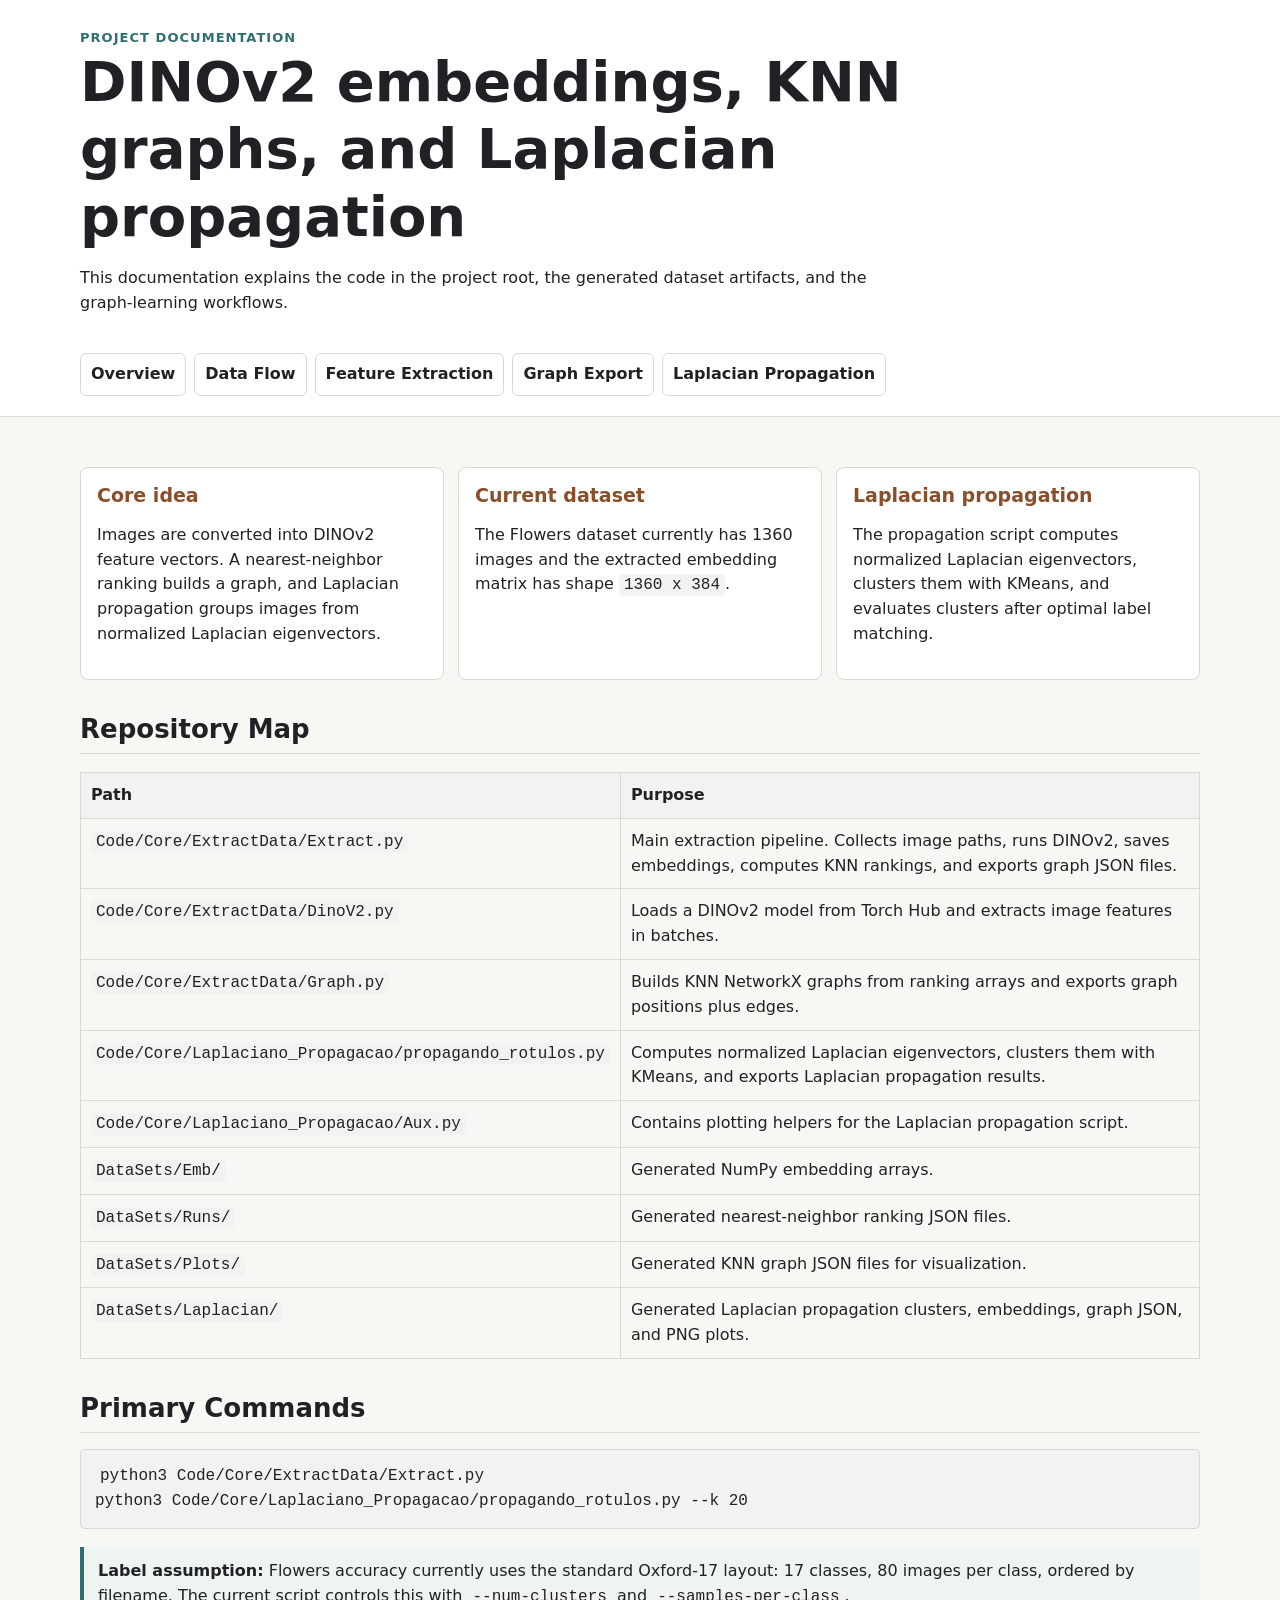
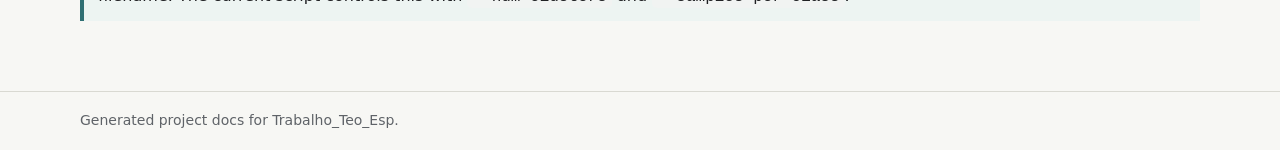
<file: Docs/index.html>
<!doctype html>
<html lang="en">
<head>
  <meta charset="utf-8">
  <meta name="viewport" content="width=device-width, initial-scale=1">
  <title>USP Graph Learning Project Documentation</title>
  <link rel="stylesheet" href="styles.css">
</head>
<body>
  <header>
    <div class="wrap top">
      <div class="eyebrow">Project documentation</div>
      <h1>DINOv2 embeddings, KNN graphs, and Laplacian propagation</h1>
      <p>This documentation explains the code in the project root, the generated dataset artifacts, and the graph-learning workflows.</p>
    </div>
    <div class="wrap">
      <nav>
        <a href="index.html">Overview</a>
        <a href="data-flow.html">Data Flow</a>
        <a href="extract-data.html">Feature Extraction</a>
        <a href="graph-export.html">Graph Export</a>
        <a href="spectral.html">Laplacian Propagation</a>
      </nav>
    </div>
  </header>

  <main class="wrap">
    <section class="grid">
      <article class="card">
        <h3>Core idea</h3>
        <p>Images are converted into DINOv2 feature vectors. A nearest-neighbor ranking builds a graph, and Laplacian propagation groups images from normalized Laplacian eigenvectors.</p>
      </article>
      <article class="card">
        <h3>Current dataset</h3>
        <p>The Flowers dataset currently has 1360 images and the extracted embedding matrix has shape <code>1360 x 384</code>.</p>
      </article>
      <article class="card">
        <h3>Laplacian propagation</h3>
        <p>The propagation script computes normalized Laplacian eigenvectors, clusters them with KMeans, and evaluates clusters after optimal label matching.</p>
      </article>
    </section>

    <h2>Repository Map</h2>
    <table>
      <thead>
        <tr><th>Path</th><th>Purpose</th></tr>
      </thead>
      <tbody>
        <tr><td><code>Code/Core/ExtractData/Extract.py</code></td><td>Main extraction pipeline. Collects image paths, runs DINOv2, saves embeddings, computes KNN rankings, and exports graph JSON files.</td></tr>
        <tr><td><code>Code/Core/ExtractData/DinoV2.py</code></td><td>Loads a DINOv2 model from Torch Hub and extracts image features in batches.</td></tr>
        <tr><td><code>Code/Core/ExtractData/Graph.py</code></td><td>Builds KNN NetworkX graphs from ranking arrays and exports graph positions plus edges.</td></tr>
        <tr><td><code>Code/Core/Laplaciano_Propagacao/propagando_rotulos.py</code></td><td>Computes normalized Laplacian eigenvectors, clusters them with KMeans, and exports Laplacian propagation results.</td></tr>
        <tr><td><code>Code/Core/Laplaciano_Propagacao/Aux.py</code></td><td>Contains plotting helpers for the Laplacian propagation script.</td></tr>
        <tr><td><code>DataSets/Emb/</code></td><td>Generated NumPy embedding arrays.</td></tr>
        <tr><td><code>DataSets/Runs/</code></td><td>Generated nearest-neighbor ranking JSON files.</td></tr>
        <tr><td><code>DataSets/Plots/</code></td><td>Generated KNN graph JSON files for visualization.</td></tr>
        <tr><td><code>DataSets/Laplacian/</code></td><td>Generated Laplacian propagation clusters, embeddings, graph JSON, and PNG plots.</td></tr>
      </tbody>
    </table>

    <h2>Primary Commands</h2>
    <pre><code>python3 Code/Core/ExtractData/Extract.py
python3 Code/Core/Laplaciano_Propagacao/propagando_rotulos.py --k 20</code></pre>

    <div class="note">
      <strong>Label assumption:</strong> Flowers accuracy currently uses the standard Oxford-17 layout: 17 classes, 80 images per class, ordered by filename. The current script controls this with <code>--num-clusters</code> and <code>--samples-per-class</code>.
    </div>
  </main>

  <footer class="footer">
    <div class="wrap">Generated project docs for Trabalho_Teo_Esp.</div>
  </footer>
</body>
</html>
</file>
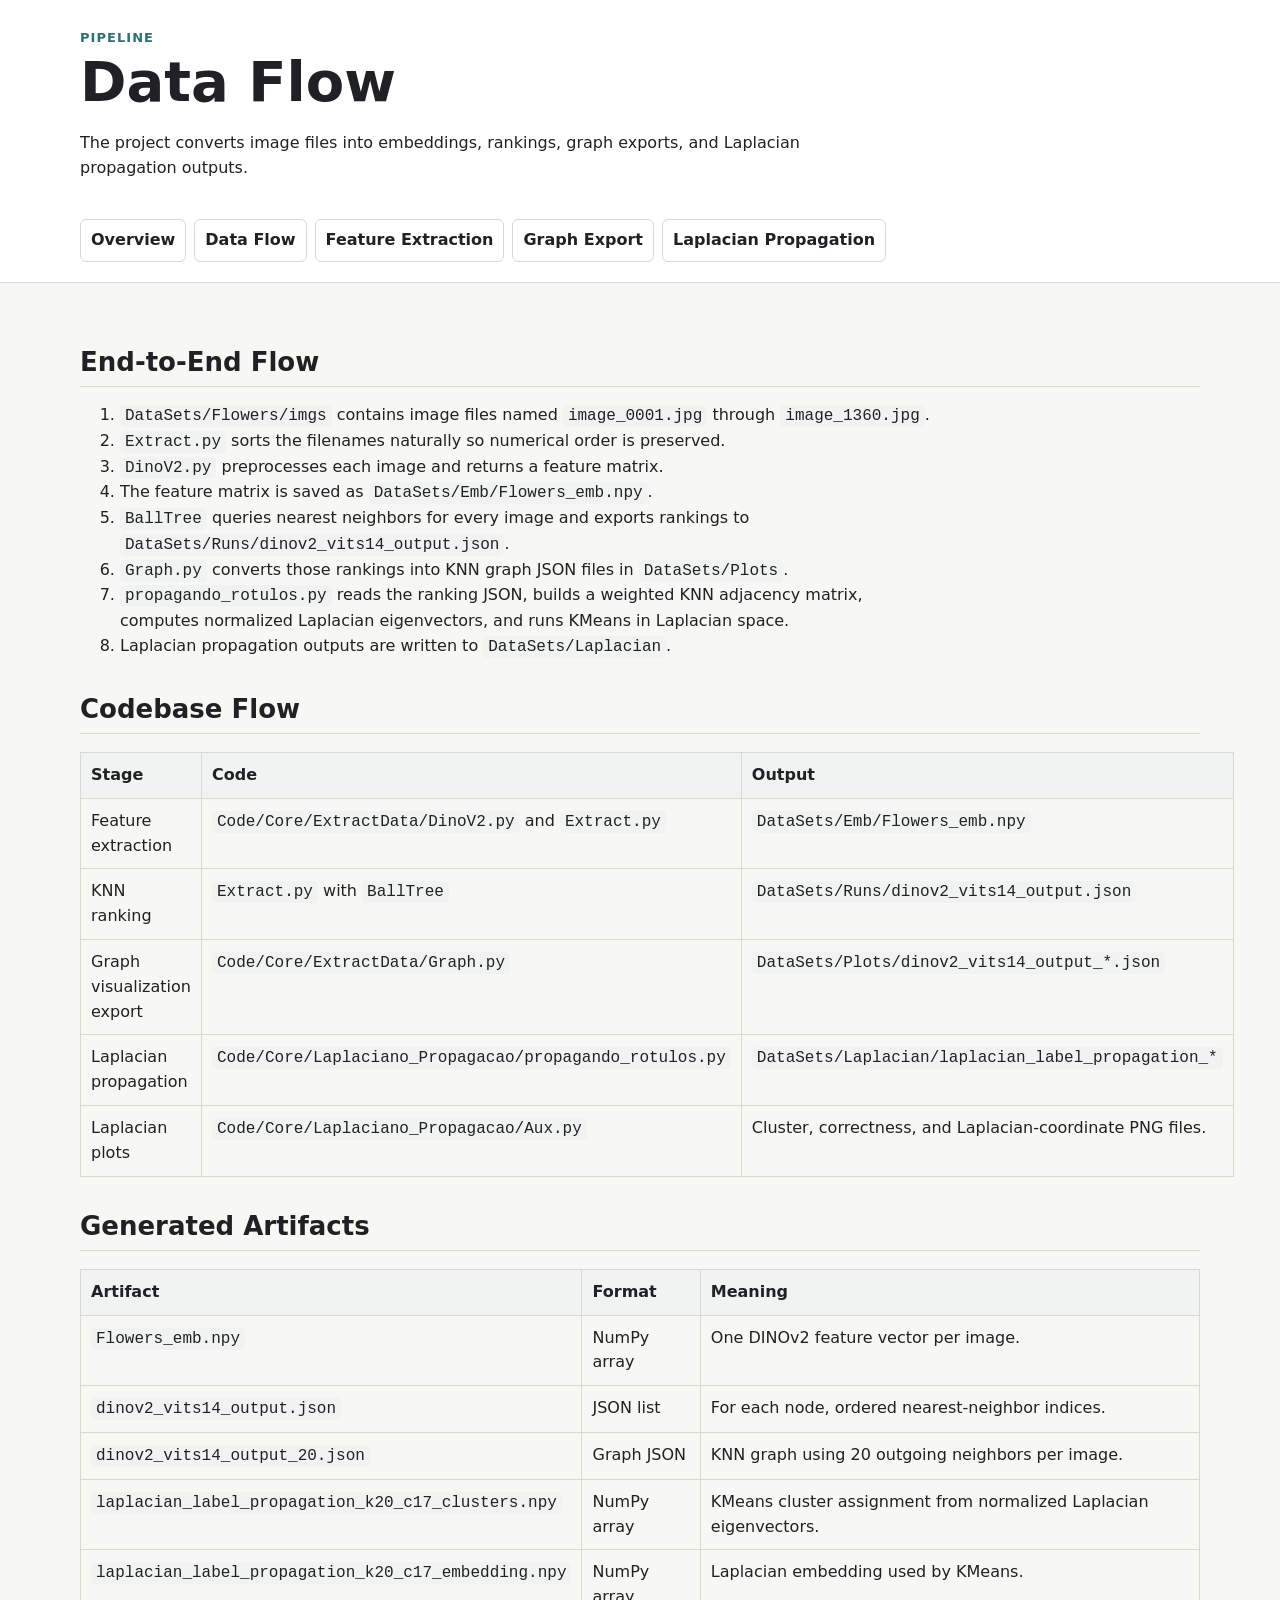
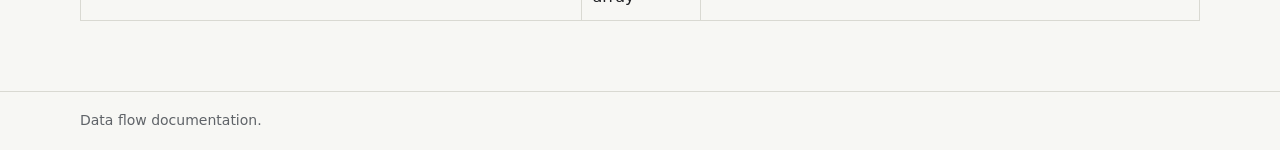
<file: Docs/data-flow.html>
<!doctype html>
<html lang="en">
<head>
  <meta charset="utf-8">
  <meta name="viewport" content="width=device-width, initial-scale=1">
  <title>Data Flow</title>
  <link rel="stylesheet" href="styles.css">
</head>
<body>
  <header>
    <div class="wrap top">
      <div class="eyebrow">Pipeline</div>
      <h1>Data Flow</h1>
      <p>The project converts image files into embeddings, rankings, graph exports, and Laplacian propagation outputs.</p>
    </div>
    <div class="wrap">
      <nav>
        <a href="index.html">Overview</a>
        <a href="data-flow.html">Data Flow</a>
        <a href="extract-data.html">Feature Extraction</a>
        <a href="graph-export.html">Graph Export</a>
        <a href="spectral.html">Laplacian Propagation</a>
      </nav>
    </div>
  </header>

  <main class="wrap">
    <h2>End-to-End Flow</h2>
    <ol>
      <li><code>DataSets/Flowers/imgs</code> contains image files named <code>image_0001.jpg</code> through <code>image_1360.jpg</code>.</li>
      <li><code>Extract.py</code> sorts the filenames naturally so numerical order is preserved.</li>
      <li><code>DinoV2.py</code> preprocesses each image and returns a feature matrix.</li>
      <li>The feature matrix is saved as <code>DataSets/Emb/Flowers_emb.npy</code>.</li>
      <li><code>BallTree</code> queries nearest neighbors for every image and exports rankings to <code>DataSets/Runs/dinov2_vits14_output.json</code>.</li>
      <li><code>Graph.py</code> converts those rankings into KNN graph JSON files in <code>DataSets/Plots</code>.</li>
      <li><code>propagando_rotulos.py</code> reads the ranking JSON, builds a weighted KNN adjacency matrix, computes normalized Laplacian eigenvectors, and runs KMeans in Laplacian space.</li>
      <li>Laplacian propagation outputs are written to <code>DataSets/Laplacian</code>.</li>
    </ol>

    <h2>Codebase Flow</h2>
    <table>
      <thead>
        <tr><th>Stage</th><th>Code</th><th>Output</th></tr>
      </thead>
      <tbody>
        <tr><td>Feature extraction</td><td><code>Code/Core/ExtractData/DinoV2.py</code> and <code>Extract.py</code></td><td><code>DataSets/Emb/Flowers_emb.npy</code></td></tr>
        <tr><td>KNN ranking</td><td><code>Extract.py</code> with <code>BallTree</code></td><td><code>DataSets/Runs/dinov2_vits14_output.json</code></td></tr>
        <tr><td>Graph visualization export</td><td><code>Code/Core/ExtractData/Graph.py</code></td><td><code>DataSets/Plots/dinov2_vits14_output_*.json</code></td></tr>
        <tr><td>Laplacian propagation</td><td><code>Code/Core/Laplaciano_Propagacao/propagando_rotulos.py</code></td><td><code>DataSets/Laplacian/laplacian_label_propagation_*</code></td></tr>
        <tr><td>Laplacian plots</td><td><code>Code/Core/Laplaciano_Propagacao/Aux.py</code></td><td>Cluster, correctness, and Laplacian-coordinate PNG files.</td></tr>
      </tbody>
    </table>

    <h2>Generated Artifacts</h2>
    <table>
      <thead>
        <tr><th>Artifact</th><th>Format</th><th>Meaning</th></tr>
      </thead>
      <tbody>
        <tr><td><code>Flowers_emb.npy</code></td><td>NumPy array</td><td>One DINOv2 feature vector per image.</td></tr>
        <tr><td><code>dinov2_vits14_output.json</code></td><td>JSON list</td><td>For each node, ordered nearest-neighbor indices.</td></tr>
        <tr><td><code>dinov2_vits14_output_20.json</code></td><td>Graph JSON</td><td>KNN graph using 20 outgoing neighbors per image.</td></tr>
        <tr><td><code>laplacian_label_propagation_k20_c17_clusters.npy</code></td><td>NumPy array</td><td>KMeans cluster assignment from normalized Laplacian eigenvectors.</td></tr>
        <tr><td><code>laplacian_label_propagation_k20_c17_embedding.npy</code></td><td>NumPy array</td><td>Laplacian embedding used by KMeans.</td></tr>
      </tbody>
    </table>
  </main>

  <footer class="footer"><div class="wrap">Data flow documentation.</div></footer>
</body>
</html>
</file>
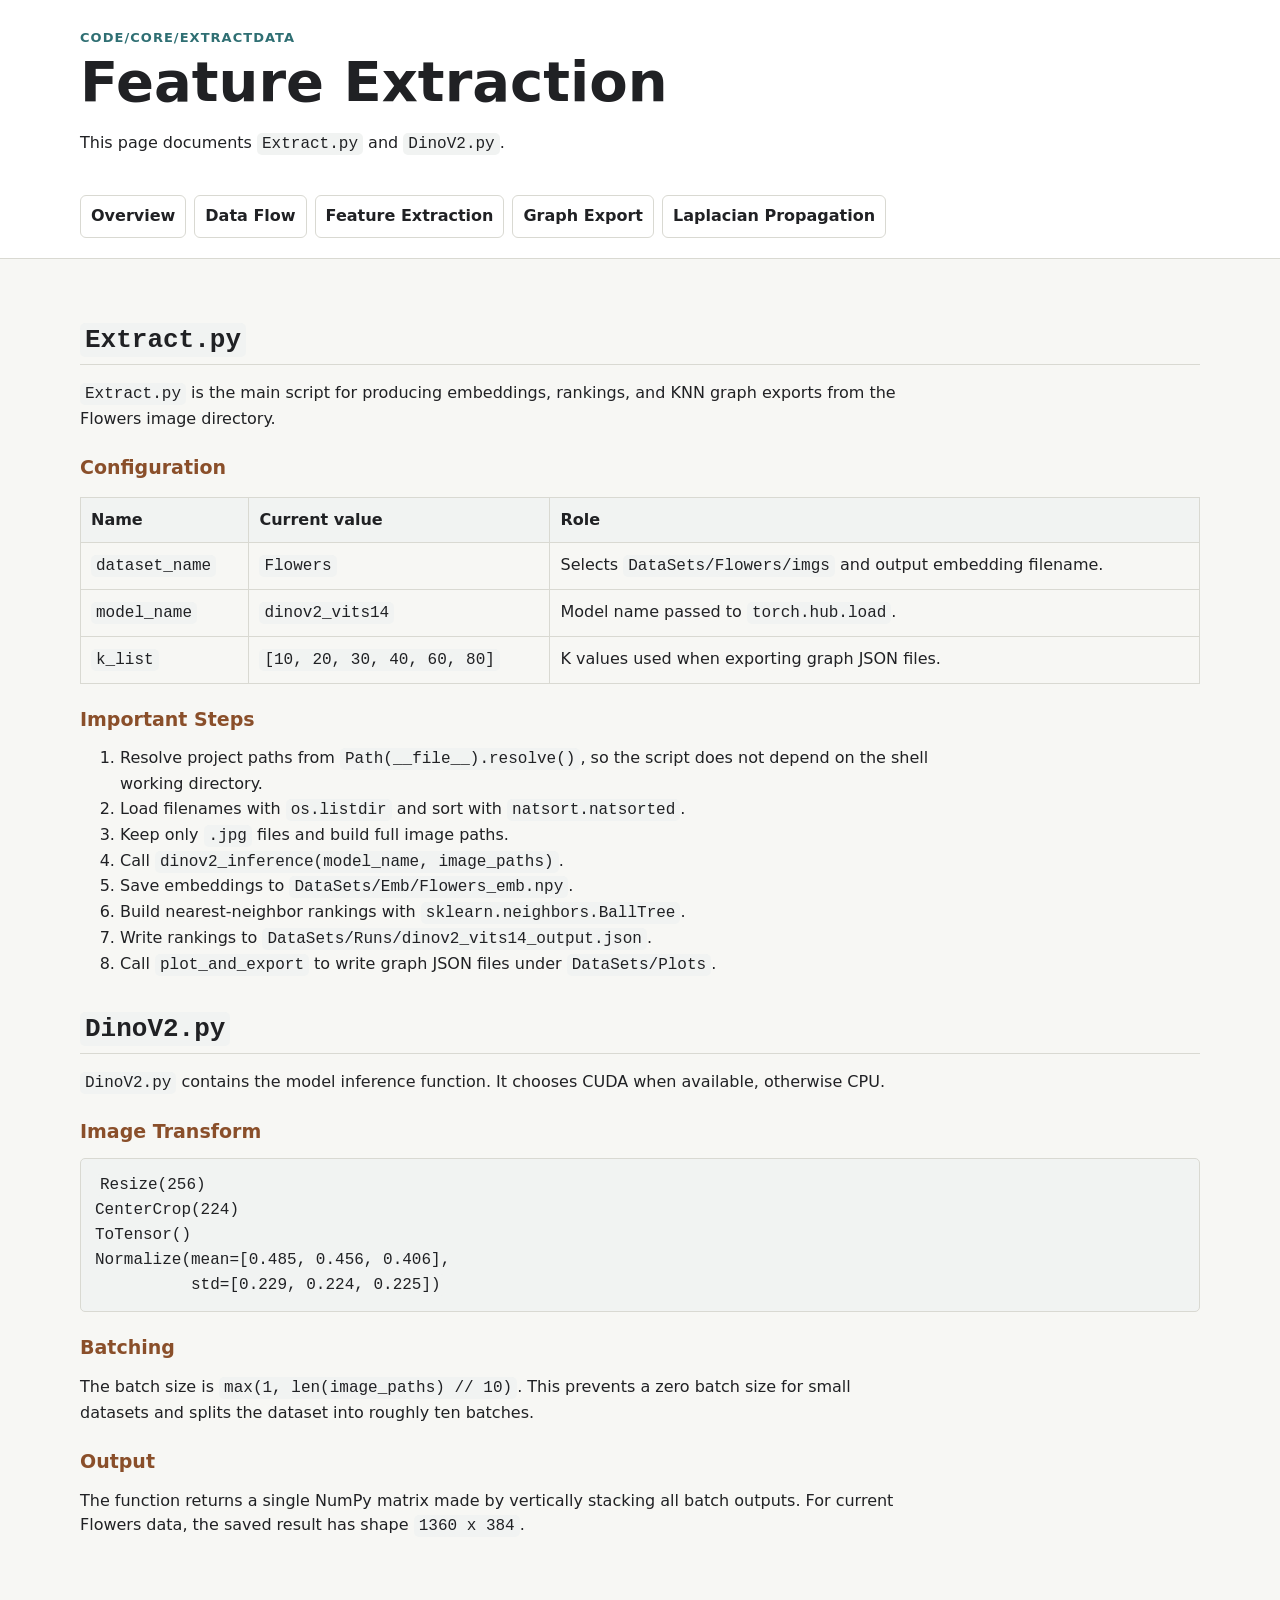
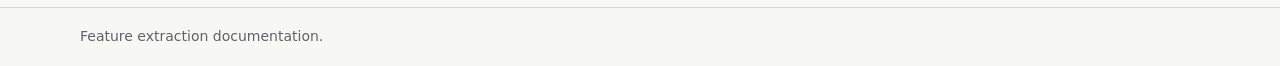
<file: Docs/extract-data.html>
<!doctype html>
<html lang="en">
<head>
  <meta charset="utf-8">
  <meta name="viewport" content="width=device-width, initial-scale=1">
  <title>Feature Extraction</title>
  <link rel="stylesheet" href="styles.css">
</head>
<body>
  <header>
    <div class="wrap top">
      <div class="eyebrow">Code/Core/ExtractData</div>
      <h1>Feature Extraction</h1>
      <p>This page documents <code>Extract.py</code> and <code>DinoV2.py</code>.</p>
    </div>
    <div class="wrap">
      <nav>
        <a href="index.html">Overview</a>
        <a href="data-flow.html">Data Flow</a>
        <a href="extract-data.html">Feature Extraction</a>
        <a href="graph-export.html">Graph Export</a>
        <a href="spectral.html">Laplacian Propagation</a>
      </nav>
    </div>
  </header>

  <main class="wrap">
    <h2><code>Extract.py</code></h2>
    <p><code>Extract.py</code> is the main script for producing embeddings, rankings, and KNN graph exports from the Flowers image directory.</p>

    <h3>Configuration</h3>
    <table>
      <thead><tr><th>Name</th><th>Current value</th><th>Role</th></tr></thead>
      <tbody>
        <tr><td><code>dataset_name</code></td><td><code>Flowers</code></td><td>Selects <code>DataSets/Flowers/imgs</code> and output embedding filename.</td></tr>
        <tr><td><code>model_name</code></td><td><code>dinov2_vits14</code></td><td>Model name passed to <code>torch.hub.load</code>.</td></tr>
        <tr><td><code>k_list</code></td><td><code>[10, 20, 30, 40, 60, 80]</code></td><td>K values used when exporting graph JSON files.</td></tr>
      </tbody>
    </table>

    <h3>Important Steps</h3>
    <ol>
      <li>Resolve project paths from <code>Path(__file__).resolve()</code>, so the script does not depend on the shell working directory.</li>
      <li>Load filenames with <code>os.listdir</code> and sort with <code>natsort.natsorted</code>.</li>
      <li>Keep only <code>.jpg</code> files and build full image paths.</li>
      <li>Call <code>dinov2_inference(model_name, image_paths)</code>.</li>
      <li>Save embeddings to <code>DataSets/Emb/Flowers_emb.npy</code>.</li>
      <li>Build nearest-neighbor rankings with <code>sklearn.neighbors.BallTree</code>.</li>
      <li>Write rankings to <code>DataSets/Runs/dinov2_vits14_output.json</code>.</li>
      <li>Call <code>plot_and_export</code> to write graph JSON files under <code>DataSets/Plots</code>.</li>
    </ol>

    <h2><code>DinoV2.py</code></h2>
    <p><code>DinoV2.py</code> contains the model inference function. It chooses CUDA when available, otherwise CPU.</p>

    <h3>Image Transform</h3>
    <pre><code>Resize(256)
CenterCrop(224)
ToTensor()
Normalize(mean=[0.485, 0.456, 0.406],
          std=[0.229, 0.224, 0.225])</code></pre>

    <h3>Batching</h3>
    <p>The batch size is <code>max(1, len(image_paths) // 10)</code>. This prevents a zero batch size for small datasets and splits the dataset into roughly ten batches.</p>

    <h3>Output</h3>
    <p>The function returns a single NumPy matrix made by vertically stacking all batch outputs. For current Flowers data, the saved result has shape <code>1360 x 384</code>.</p>
  </main>

  <footer class="footer"><div class="wrap">Feature extraction documentation.</div></footer>
</body>
</html>
</file>
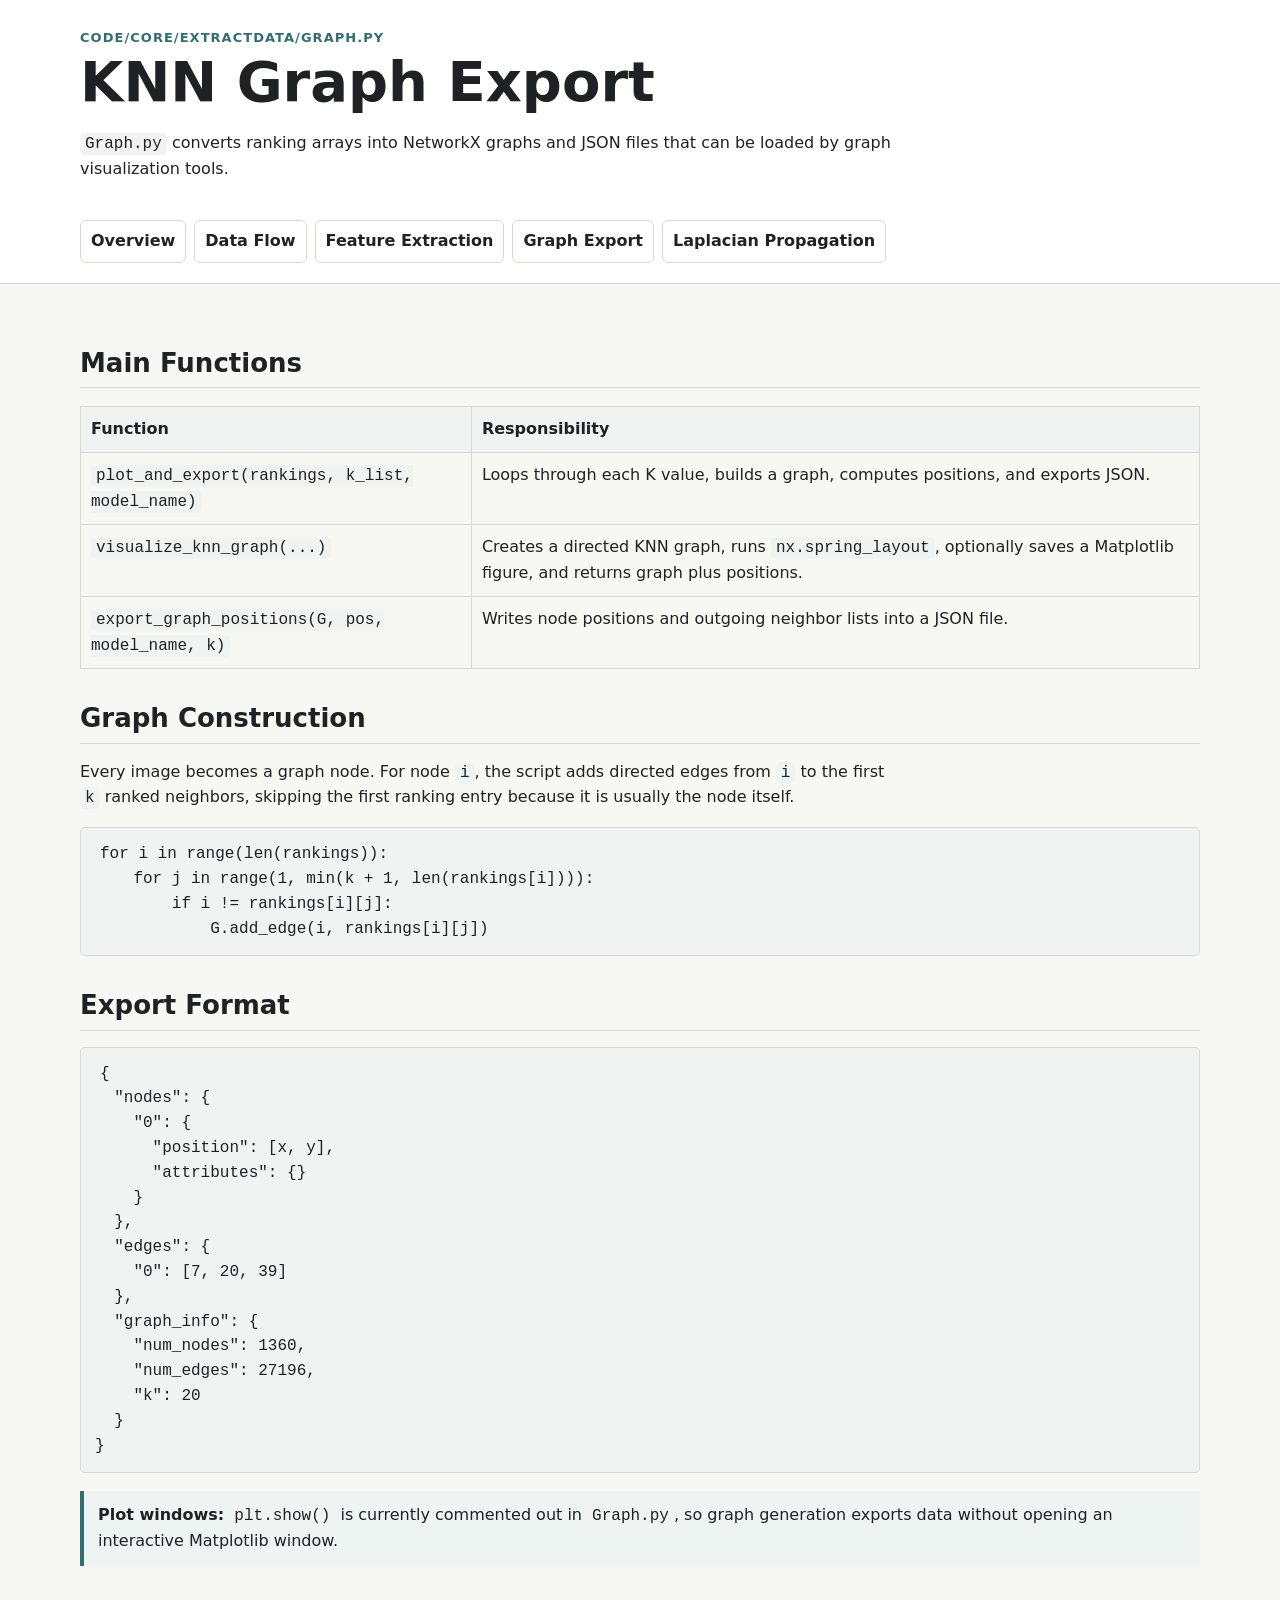
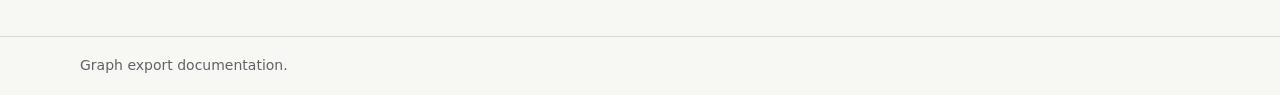
<file: Docs/graph-export.html>
<!doctype html>
<html lang="en">
<head>
  <meta charset="utf-8">
  <meta name="viewport" content="width=device-width, initial-scale=1">
  <title>Graph Export</title>
  <link rel="stylesheet" href="styles.css">
</head>
<body>
  <header>
    <div class="wrap top">
      <div class="eyebrow">Code/Core/ExtractData/Graph.py</div>
      <h1>KNN Graph Export</h1>
      <p><code>Graph.py</code> converts ranking arrays into NetworkX graphs and JSON files that can be loaded by graph visualization tools.</p>
    </div>
    <div class="wrap">
      <nav>
        <a href="index.html">Overview</a>
        <a href="data-flow.html">Data Flow</a>
        <a href="extract-data.html">Feature Extraction</a>
        <a href="graph-export.html">Graph Export</a>
        <a href="spectral.html">Laplacian Propagation</a>
      </nav>
    </div>
  </header>

  <main class="wrap">
    <h2>Main Functions</h2>
    <table>
      <thead><tr><th>Function</th><th>Responsibility</th></tr></thead>
      <tbody>
        <tr><td><code>plot_and_export(rankings, k_list, model_name)</code></td><td>Loops through each K value, builds a graph, computes positions, and exports JSON.</td></tr>
        <tr><td><code>visualize_knn_graph(...)</code></td><td>Creates a directed KNN graph, runs <code>nx.spring_layout</code>, optionally saves a Matplotlib figure, and returns graph plus positions.</td></tr>
        <tr><td><code>export_graph_positions(G, pos, model_name, k)</code></td><td>Writes node positions and outgoing neighbor lists into a JSON file.</td></tr>
      </tbody>
    </table>

    <h2>Graph Construction</h2>
    <p>Every image becomes a graph node. For node <code>i</code>, the script adds directed edges from <code>i</code> to the first <code>k</code> ranked neighbors, skipping the first ranking entry because it is usually the node itself.</p>

    <pre><code>for i in range(len(rankings)):
    for j in range(1, min(k + 1, len(rankings[i]))):
        if i != rankings[i][j]:
            G.add_edge(i, rankings[i][j])</code></pre>

    <h2>Export Format</h2>
    <pre><code>{
  "nodes": {
    "0": {
      "position": [x, y],
      "attributes": {}
    }
  },
  "edges": {
    "0": [7, 20, 39]
  },
  "graph_info": {
    "num_nodes": 1360,
    "num_edges": 27196,
    "k": 20
  }
}</code></pre>

    <div class="note">
      <strong>Plot windows:</strong> <code>plt.show()</code> is currently commented out in <code>Graph.py</code>, so graph generation exports data without opening an interactive Matplotlib window.
    </div>
  </main>

  <footer class="footer"><div class="wrap">Graph export documentation.</div></footer>
</body>
</html>
</file>
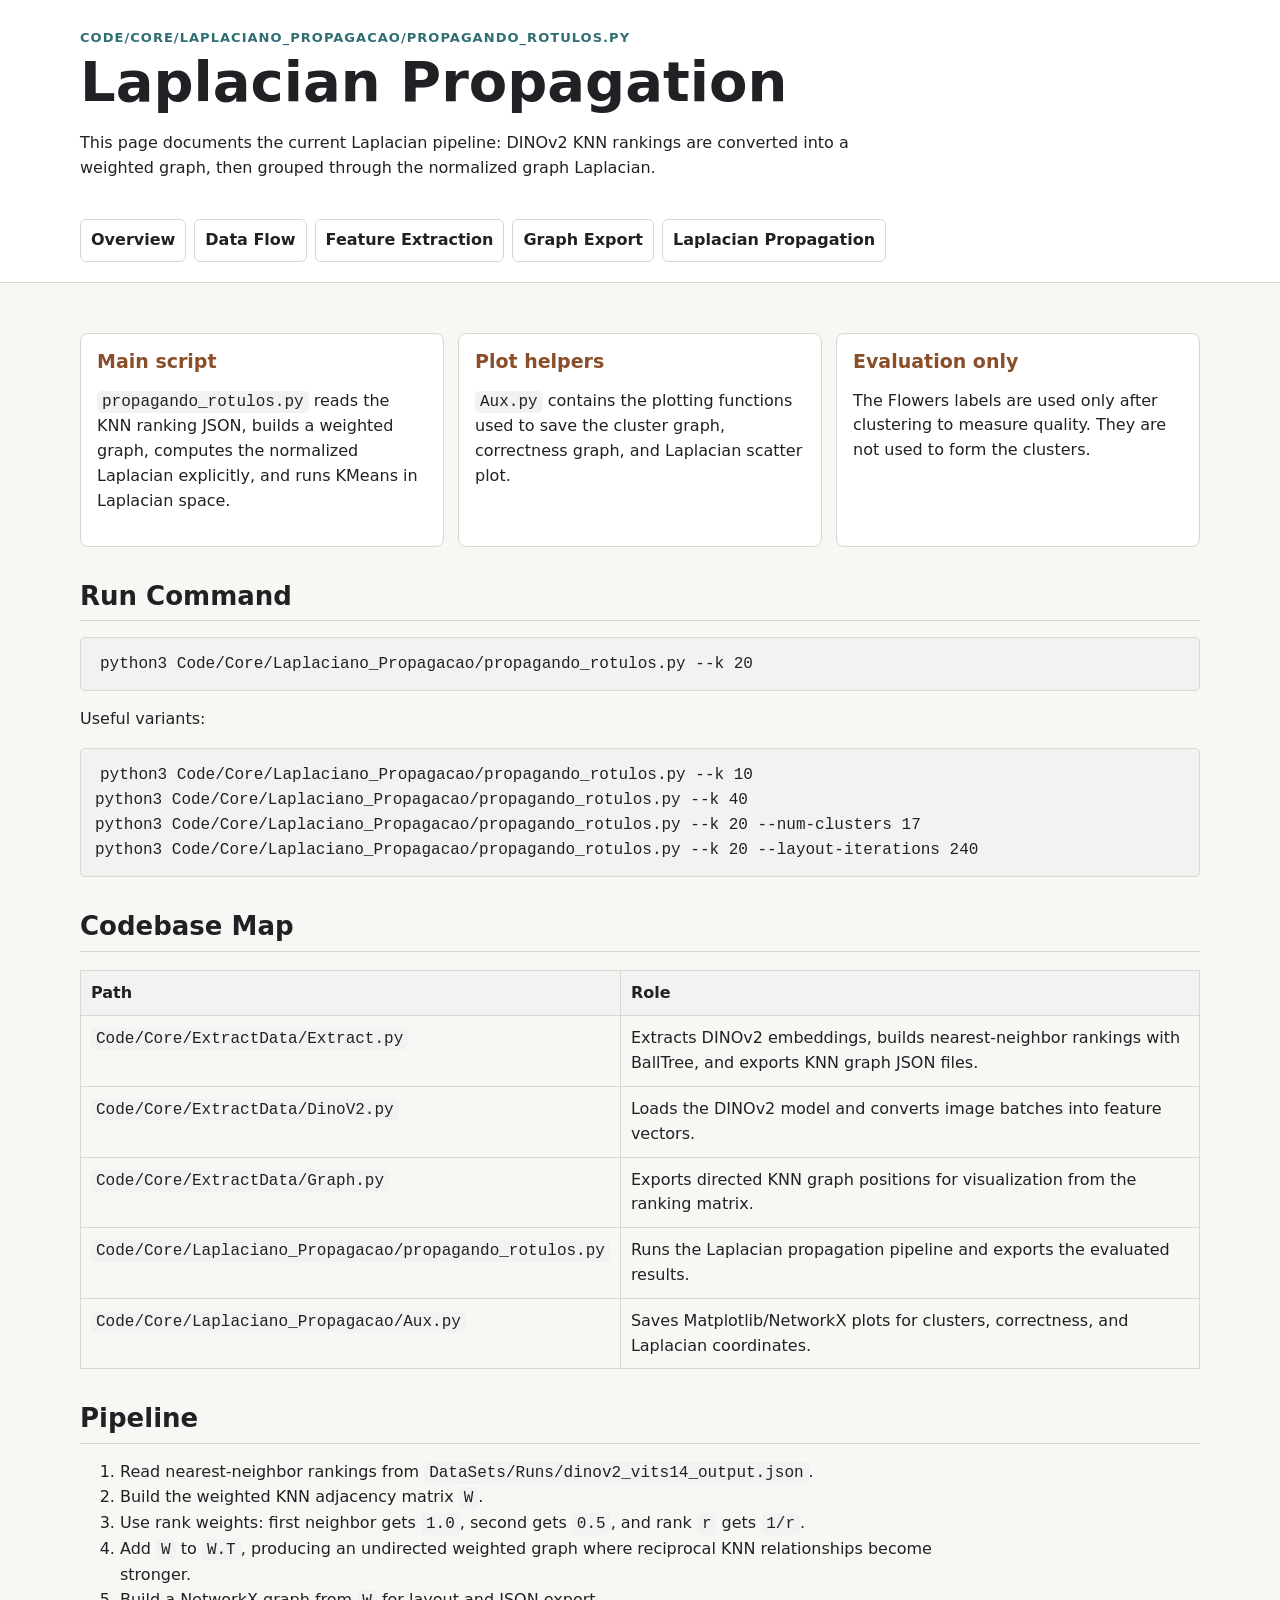
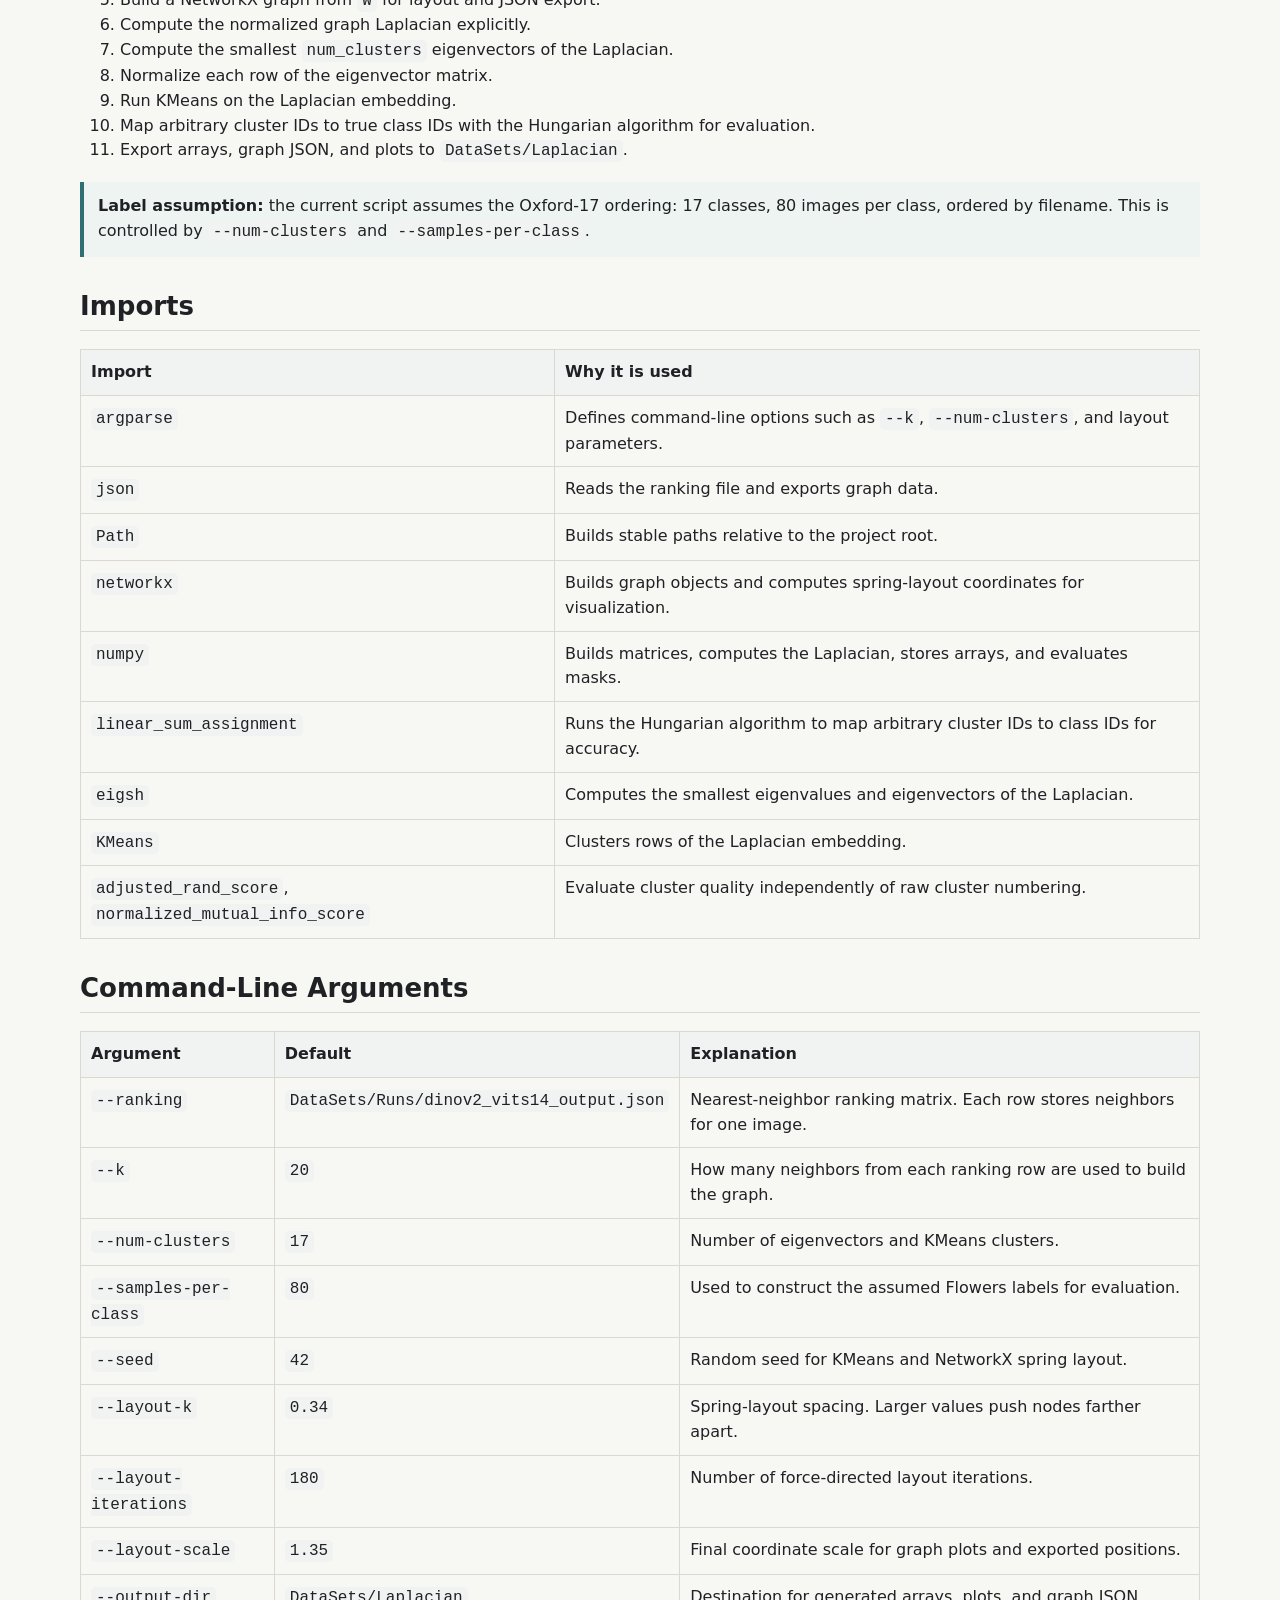
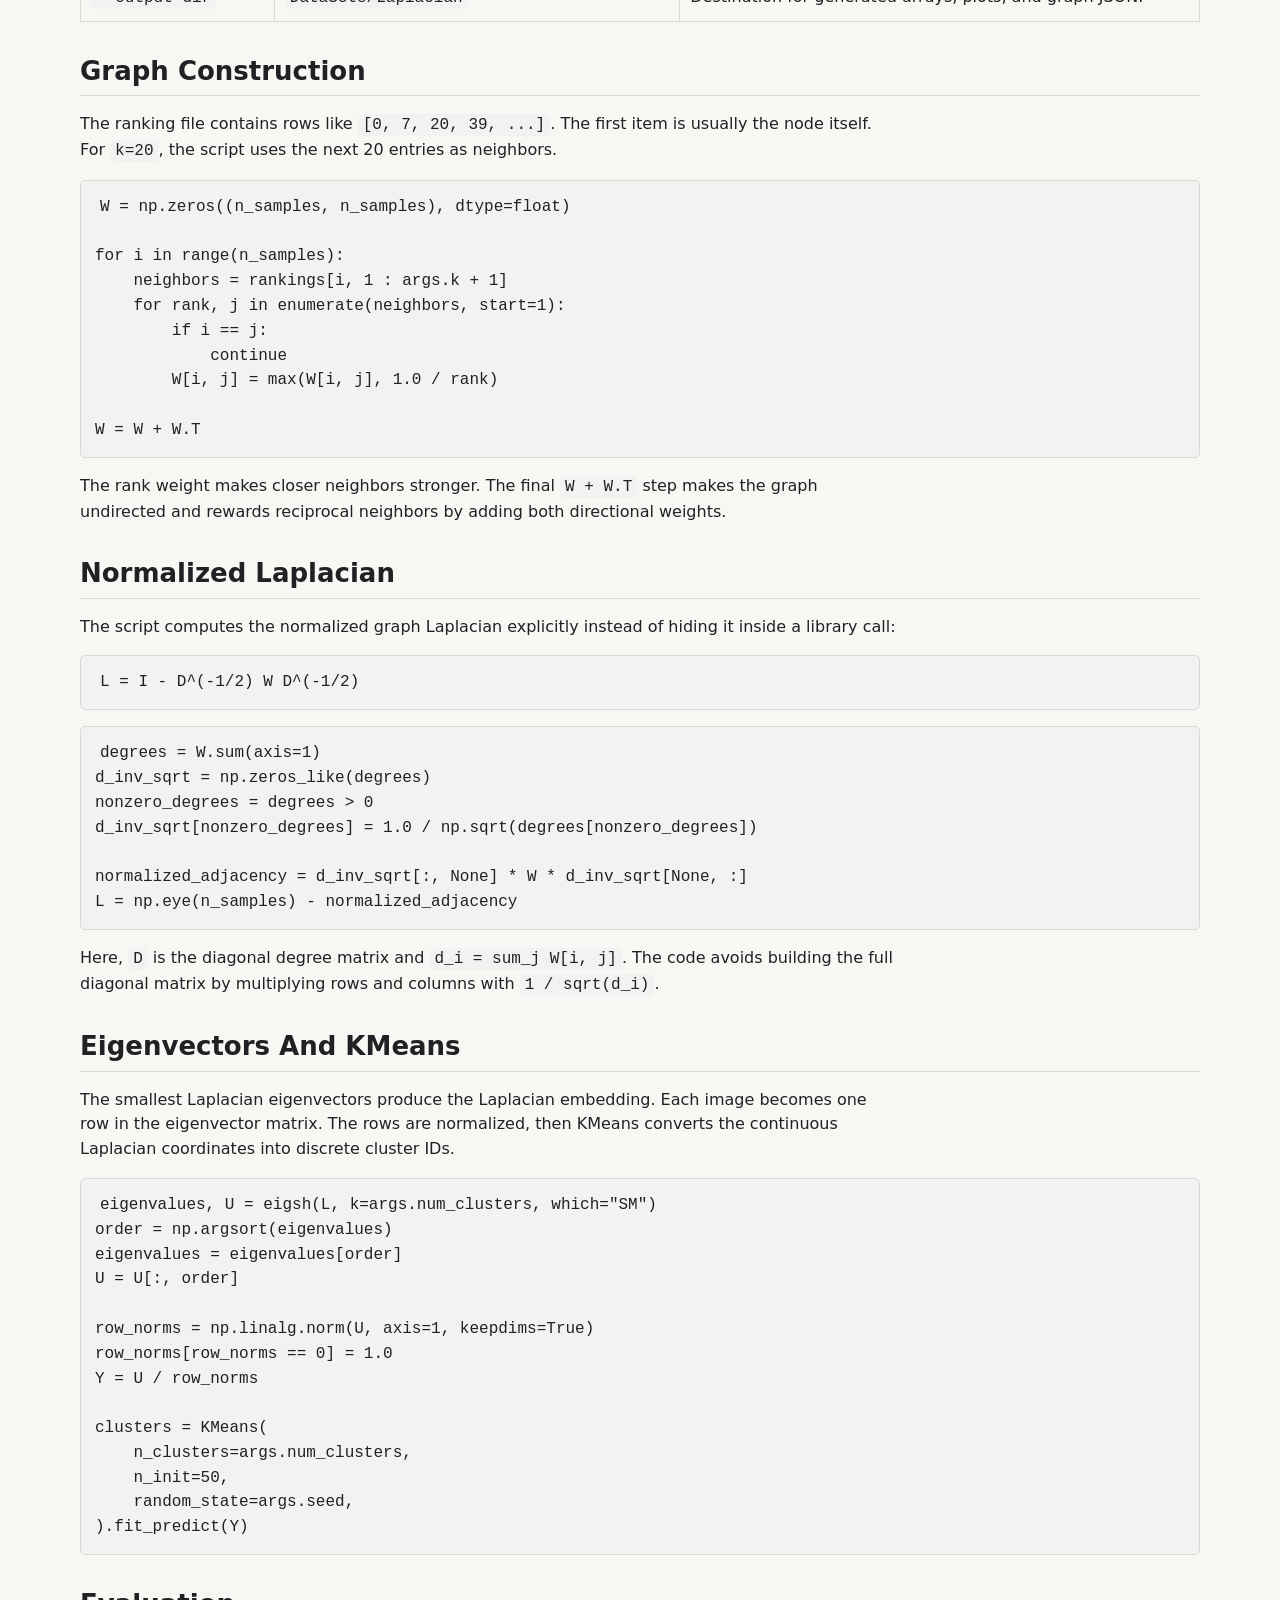
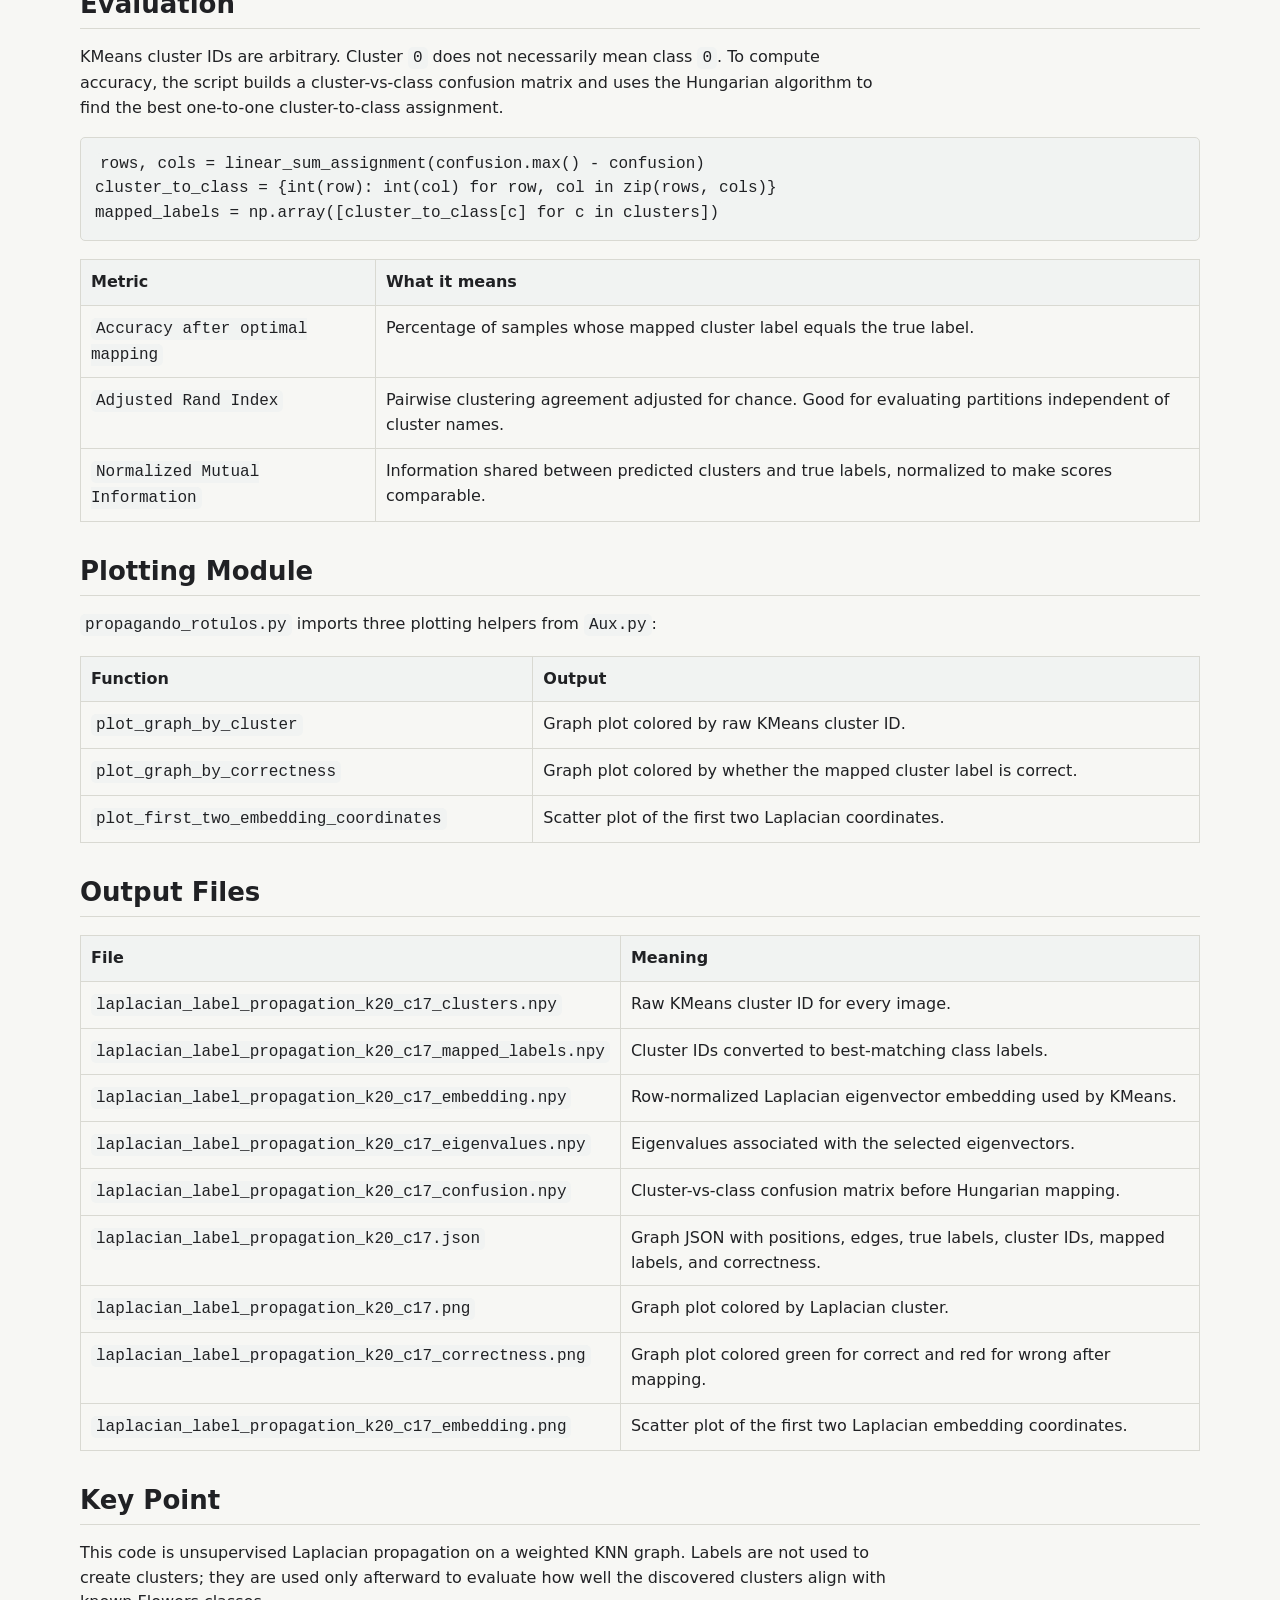
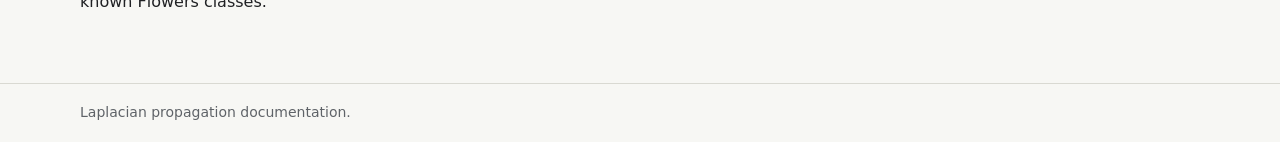
<file: Docs/spectral.html>
<!doctype html>
<html lang="en">
<head>
  <meta charset="utf-8">
  <meta name="viewport" content="width=device-width, initial-scale=1">
  <title>Laplacian Propagation Script Documentation</title>
  <link rel="stylesheet" href="styles.css">
</head>
<body>
  <header>
    <div class="wrap top">
      <div class="eyebrow">Code/Core/Laplaciano_Propagacao/propagando_rotulos.py</div>
      <h1>Laplacian Propagation</h1>
      <p>This page documents the current Laplacian pipeline: DINOv2 KNN rankings are converted into a weighted graph, then grouped through the normalized graph Laplacian.</p>
    </div>
    <div class="wrap">
      <nav>
        <a href="index.html">Overview</a>
        <a href="data-flow.html">Data Flow</a>
        <a href="extract-data.html">Feature Extraction</a>
        <a href="graph-export.html">Graph Export</a>
        <a href="spectral.html">Laplacian Propagation</a>
      </nav>
    </div>
  </header>

  <main class="wrap">
    <section class="grid">
      <article class="card">
        <h3>Main script</h3>
        <p><code>propagando_rotulos.py</code> reads the KNN ranking JSON, builds a weighted graph, computes the normalized Laplacian explicitly, and runs KMeans in Laplacian space.</p>
      </article>
      <article class="card">
        <h3>Plot helpers</h3>
        <p><code>Aux.py</code> contains the plotting functions used to save the cluster graph, correctness graph, and Laplacian scatter plot.</p>
      </article>
      <article class="card">
        <h3>Evaluation only</h3>
        <p>The Flowers labels are used only after clustering to measure quality. They are not used to form the clusters.</p>
      </article>
    </section>

    <h2>Run Command</h2>
    <pre><code>python3 Code/Core/Laplaciano_Propagacao/propagando_rotulos.py --k 20</code></pre>

    <p>Useful variants:</p>
    <pre><code>python3 Code/Core/Laplaciano_Propagacao/propagando_rotulos.py --k 10
python3 Code/Core/Laplaciano_Propagacao/propagando_rotulos.py --k 40
python3 Code/Core/Laplaciano_Propagacao/propagando_rotulos.py --k 20 --num-clusters 17
python3 Code/Core/Laplaciano_Propagacao/propagando_rotulos.py --k 20 --layout-iterations 240</code></pre>

    <h2>Codebase Map</h2>
    <table>
      <thead><tr><th>Path</th><th>Role</th></tr></thead>
      <tbody>
        <tr><td><code>Code/Core/ExtractData/Extract.py</code></td><td>Extracts DINOv2 embeddings, builds nearest-neighbor rankings with BallTree, and exports KNN graph JSON files.</td></tr>
        <tr><td><code>Code/Core/ExtractData/DinoV2.py</code></td><td>Loads the DINOv2 model and converts image batches into feature vectors.</td></tr>
        <tr><td><code>Code/Core/ExtractData/Graph.py</code></td><td>Exports directed KNN graph positions for visualization from the ranking matrix.</td></tr>
        <tr><td><code>Code/Core/Laplaciano_Propagacao/propagando_rotulos.py</code></td><td>Runs the Laplacian propagation pipeline and exports the evaluated results.</td></tr>
        <tr><td><code>Code/Core/Laplaciano_Propagacao/Aux.py</code></td><td>Saves Matplotlib/NetworkX plots for clusters, correctness, and Laplacian coordinates.</td></tr>
      </tbody>
    </table>

    <h2>Pipeline</h2>
    <ol>
      <li>Read nearest-neighbor rankings from <code>DataSets/Runs/dinov2_vits14_output.json</code>.</li>
      <li>Build the weighted KNN adjacency matrix <code>W</code>.</li>
      <li>Use rank weights: first neighbor gets <code>1.0</code>, second gets <code>0.5</code>, and rank <code>r</code> gets <code>1/r</code>.</li>
      <li>Add <code>W</code> to <code>W.T</code>, producing an undirected weighted graph where reciprocal KNN relationships become stronger.</li>
      <li>Build a NetworkX graph from <code>W</code> for layout and JSON export.</li>
      <li>Compute the normalized graph Laplacian explicitly.</li>
      <li>Compute the smallest <code>num_clusters</code> eigenvectors of the Laplacian.</li>
      <li>Normalize each row of the eigenvector matrix.</li>
      <li>Run KMeans on the Laplacian embedding.</li>
      <li>Map arbitrary cluster IDs to true class IDs with the Hungarian algorithm for evaluation.</li>
      <li>Export arrays, graph JSON, and plots to <code>DataSets/Laplacian</code>.</li>
    </ol>

    <div class="note">
      <strong>Label assumption:</strong> the current script assumes the Oxford-17 ordering: 17 classes, 80 images per class, ordered by filename. This is controlled by <code>--num-clusters</code> and <code>--samples-per-class</code>.
    </div>

    <h2>Imports</h2>
    <table>
      <thead><tr><th>Import</th><th>Why it is used</th></tr></thead>
      <tbody>
        <tr><td><code>argparse</code></td><td>Defines command-line options such as <code>--k</code>, <code>--num-clusters</code>, and layout parameters.</td></tr>
        <tr><td><code>json</code></td><td>Reads the ranking file and exports graph data.</td></tr>
        <tr><td><code>Path</code></td><td>Builds stable paths relative to the project root.</td></tr>
        <tr><td><code>networkx</code></td><td>Builds graph objects and computes spring-layout coordinates for visualization.</td></tr>
        <tr><td><code>numpy</code></td><td>Builds matrices, computes the Laplacian, stores arrays, and evaluates masks.</td></tr>
        <tr><td><code>linear_sum_assignment</code></td><td>Runs the Hungarian algorithm to map arbitrary cluster IDs to class IDs for accuracy.</td></tr>
        <tr><td><code>eigsh</code></td><td>Computes the smallest eigenvalues and eigenvectors of the Laplacian.</td></tr>
        <tr><td><code>KMeans</code></td><td>Clusters rows of the Laplacian embedding.</td></tr>
        <tr><td><code>adjusted_rand_score</code>, <code>normalized_mutual_info_score</code></td><td>Evaluate cluster quality independently of raw cluster numbering.</td></tr>
      </tbody>
    </table>

    <h2>Command-Line Arguments</h2>
    <table>
      <thead><tr><th>Argument</th><th>Default</th><th>Explanation</th></tr></thead>
      <tbody>
        <tr><td><code>--ranking</code></td><td><code>DataSets/Runs/dinov2_vits14_output.json</code></td><td>Nearest-neighbor ranking matrix. Each row stores neighbors for one image.</td></tr>
        <tr><td><code>--k</code></td><td><code>20</code></td><td>How many neighbors from each ranking row are used to build the graph.</td></tr>
        <tr><td><code>--num-clusters</code></td><td><code>17</code></td><td>Number of eigenvectors and KMeans clusters.</td></tr>
        <tr><td><code>--samples-per-class</code></td><td><code>80</code></td><td>Used to construct the assumed Flowers labels for evaluation.</td></tr>
        <tr><td><code>--seed</code></td><td><code>42</code></td><td>Random seed for KMeans and NetworkX spring layout.</td></tr>
        <tr><td><code>--layout-k</code></td><td><code>0.34</code></td><td>Spring-layout spacing. Larger values push nodes farther apart.</td></tr>
        <tr><td><code>--layout-iterations</code></td><td><code>180</code></td><td>Number of force-directed layout iterations.</td></tr>
        <tr><td><code>--layout-scale</code></td><td><code>1.35</code></td><td>Final coordinate scale for graph plots and exported positions.</td></tr>
        <tr><td><code>--output-dir</code></td><td><code>DataSets/Laplacian</code></td><td>Destination for generated arrays, plots, and graph JSON.</td></tr>
      </tbody>
    </table>

    <h2>Graph Construction</h2>
    <p>The ranking file contains rows like <code>[0, 7, 20, 39, ...]</code>. The first item is usually the node itself. For <code>k=20</code>, the script uses the next 20 entries as neighbors.</p>

    <pre><code>W = np.zeros((n_samples, n_samples), dtype=float)

for i in range(n_samples):
    neighbors = rankings[i, 1 : args.k + 1]
    for rank, j in enumerate(neighbors, start=1):
        if i == j:
            continue
        W[i, j] = max(W[i, j], 1.0 / rank)

W = W + W.T</code></pre>

    <p>The rank weight makes closer neighbors stronger. The final <code>W + W.T</code> step makes the graph undirected and rewards reciprocal neighbors by adding both directional weights.</p>

    <h2>Normalized Laplacian</h2>
    <p>The script computes the normalized graph Laplacian explicitly instead of hiding it inside a library call:</p>

    <pre><code>L = I - D^(-1/2) W D^(-1/2)</code></pre>

    <pre><code>degrees = W.sum(axis=1)
d_inv_sqrt = np.zeros_like(degrees)
nonzero_degrees = degrees > 0
d_inv_sqrt[nonzero_degrees] = 1.0 / np.sqrt(degrees[nonzero_degrees])

normalized_adjacency = d_inv_sqrt[:, None] * W * d_inv_sqrt[None, :]
L = np.eye(n_samples) - normalized_adjacency</code></pre>

    <p>Here, <code>D</code> is the diagonal degree matrix and <code>d_i = sum_j W[i, j]</code>. The code avoids building the full diagonal matrix by multiplying rows and columns with <code>1 / sqrt(d_i)</code>.</p>

    <h2>Eigenvectors And KMeans</h2>
    <p>The smallest Laplacian eigenvectors produce the Laplacian embedding. Each image becomes one row in the eigenvector matrix. The rows are normalized, then KMeans converts the continuous Laplacian coordinates into discrete cluster IDs.</p>

    <pre><code>eigenvalues, U = eigsh(L, k=args.num_clusters, which="SM")
order = np.argsort(eigenvalues)
eigenvalues = eigenvalues[order]
U = U[:, order]

row_norms = np.linalg.norm(U, axis=1, keepdims=True)
row_norms[row_norms == 0] = 1.0
Y = U / row_norms

clusters = KMeans(
    n_clusters=args.num_clusters,
    n_init=50,
    random_state=args.seed,
).fit_predict(Y)</code></pre>

    <h2>Evaluation</h2>
    <p>KMeans cluster IDs are arbitrary. Cluster <code>0</code> does not necessarily mean class <code>0</code>. To compute accuracy, the script builds a cluster-vs-class confusion matrix and uses the Hungarian algorithm to find the best one-to-one cluster-to-class assignment.</p>

    <pre><code>rows, cols = linear_sum_assignment(confusion.max() - confusion)
cluster_to_class = {int(row): int(col) for row, col in zip(rows, cols)}
mapped_labels = np.array([cluster_to_class[c] for c in clusters])</code></pre>

    <table>
      <thead><tr><th>Metric</th><th>What it means</th></tr></thead>
      <tbody>
        <tr><td><code>Accuracy after optimal mapping</code></td><td>Percentage of samples whose mapped cluster label equals the true label.</td></tr>
        <tr><td><code>Adjusted Rand Index</code></td><td>Pairwise clustering agreement adjusted for chance. Good for evaluating partitions independent of cluster names.</td></tr>
        <tr><td><code>Normalized Mutual Information</code></td><td>Information shared between predicted clusters and true labels, normalized to make scores comparable.</td></tr>
      </tbody>
    </table>

    <h2>Plotting Module</h2>
    <p><code>propagando_rotulos.py</code> imports three plotting helpers from <code>Aux.py</code>:</p>

    <table>
      <thead><tr><th>Function</th><th>Output</th></tr></thead>
      <tbody>
        <tr><td><code>plot_graph_by_cluster</code></td><td>Graph plot colored by raw KMeans cluster ID.</td></tr>
        <tr><td><code>plot_graph_by_correctness</code></td><td>Graph plot colored by whether the mapped cluster label is correct.</td></tr>
        <tr><td><code>plot_first_two_embedding_coordinates</code></td><td>Scatter plot of the first two Laplacian coordinates.</td></tr>
      </tbody>
    </table>

    <h2>Output Files</h2>
    <table>
      <thead><tr><th>File</th><th>Meaning</th></tr></thead>
      <tbody>
        <tr><td><code>laplacian_label_propagation_k20_c17_clusters.npy</code></td><td>Raw KMeans cluster ID for every image.</td></tr>
        <tr><td><code>laplacian_label_propagation_k20_c17_mapped_labels.npy</code></td><td>Cluster IDs converted to best-matching class labels.</td></tr>
        <tr><td><code>laplacian_label_propagation_k20_c17_embedding.npy</code></td><td>Row-normalized Laplacian eigenvector embedding used by KMeans.</td></tr>
        <tr><td><code>laplacian_label_propagation_k20_c17_eigenvalues.npy</code></td><td>Eigenvalues associated with the selected eigenvectors.</td></tr>
        <tr><td><code>laplacian_label_propagation_k20_c17_confusion.npy</code></td><td>Cluster-vs-class confusion matrix before Hungarian mapping.</td></tr>
        <tr><td><code>laplacian_label_propagation_k20_c17.json</code></td><td>Graph JSON with positions, edges, true labels, cluster IDs, mapped labels, and correctness.</td></tr>
        <tr><td><code>laplacian_label_propagation_k20_c17.png</code></td><td>Graph plot colored by Laplacian cluster.</td></tr>
        <tr><td><code>laplacian_label_propagation_k20_c17_correctness.png</code></td><td>Graph plot colored green for correct and red for wrong after mapping.</td></tr>
        <tr><td><code>laplacian_label_propagation_k20_c17_embedding.png</code></td><td>Scatter plot of the first two Laplacian embedding coordinates.</td></tr>
      </tbody>
    </table>

    <h2>Key Point</h2>
    <p>This code is unsupervised Laplacian propagation on a weighted KNN graph. Labels are not used to create clusters; they are used only afterward to evaluate how well the discovered clusters align with known Flowers classes.</p>
  </main>

  <footer class="footer"><div class="wrap">Laplacian propagation documentation.</div></footer>
</body>
</html>
</file>
<file: Docs/styles.css>
:root {
  color-scheme: light;
  --bg: #f7f7f4;
  --panel: #ffffff;
  --text: #202124;
  --muted: #5f6368;
  --line: #d9d9d2;
  --accent: #2f6f73;
  --accent-2: #8a4f2a;
  --code: #f1f3f2;
}

* {
  box-sizing: border-box;
}

body {
  margin: 0;
  background: var(--bg);
  color: var(--text);
  font-family: Inter, ui-sans-serif, system-ui, -apple-system, BlinkMacSystemFont, "Segoe UI", sans-serif;
  line-height: 1.55;
}

header {
  border-bottom: 1px solid var(--line);
  background: var(--panel);
}

.wrap {
  width: min(1120px, calc(100% - 40px));
  margin: 0 auto;
}

.top {
  padding: 28px 0 22px;
}

.eyebrow {
  color: var(--accent);
  font-size: 13px;
  font-weight: 700;
  letter-spacing: 0.08em;
  text-transform: uppercase;
}

h1,
h2,
h3 {
  line-height: 1.2;
  margin: 0 0 12px;
}

h1 {
  font-size: clamp(32px, 5vw, 56px);
  max-width: 900px;
}

h2 {
  border-bottom: 1px solid var(--line);
  font-size: 26px;
  margin-top: 34px;
  padding-bottom: 8px;
}

h3 {
  color: var(--accent-2);
  font-size: 19px;
  margin-top: 24px;
}

p {
  max-width: 820px;
}

a {
  color: var(--accent);
  font-weight: 650;
  text-decoration: none;
}

a:hover {
  text-decoration: underline;
}

nav {
  display: flex;
  flex-wrap: wrap;
  gap: 8px;
  padding: 0 0 20px;
}

nav a {
  border: 1px solid var(--line);
  border-radius: 6px;
  color: var(--text);
  padding: 8px 10px;
}

main {
  padding: 30px 0 52px;
}

.grid {
  display: grid;
  gap: 14px;
  grid-template-columns: repeat(auto-fit, minmax(250px, 1fr));
  margin: 20px 0 26px;
}

.card {
  background: var(--panel);
  border: 1px solid var(--line);
  border-radius: 8px;
  padding: 16px;
}

.card h3 {
  margin-top: 0;
}

.note {
  background: #edf4f2;
  border-left: 4px solid var(--accent);
  margin: 18px 0;
  padding: 12px 14px;
}

code,
pre {
  background: var(--code);
  border-radius: 5px;
  font-family: "SFMono-Regular", Consolas, "Liberation Mono", monospace;
}

code {
  padding: 2px 5px;
}

pre {
  border: 1px solid var(--line);
  overflow-x: auto;
  padding: 14px;
}

table {
  border-collapse: collapse;
  margin: 18px 0;
  width: 100%;
}

th,
td {
  border: 1px solid var(--line);
  padding: 10px;
  text-align: left;
  vertical-align: top;
}

th {
  background: var(--code);
}

ul,
ol {
  max-width: 860px;
}

.footer {
  border-top: 1px solid var(--line);
  color: var(--muted);
  font-size: 14px;
  padding: 18px 0;
}
</file>
